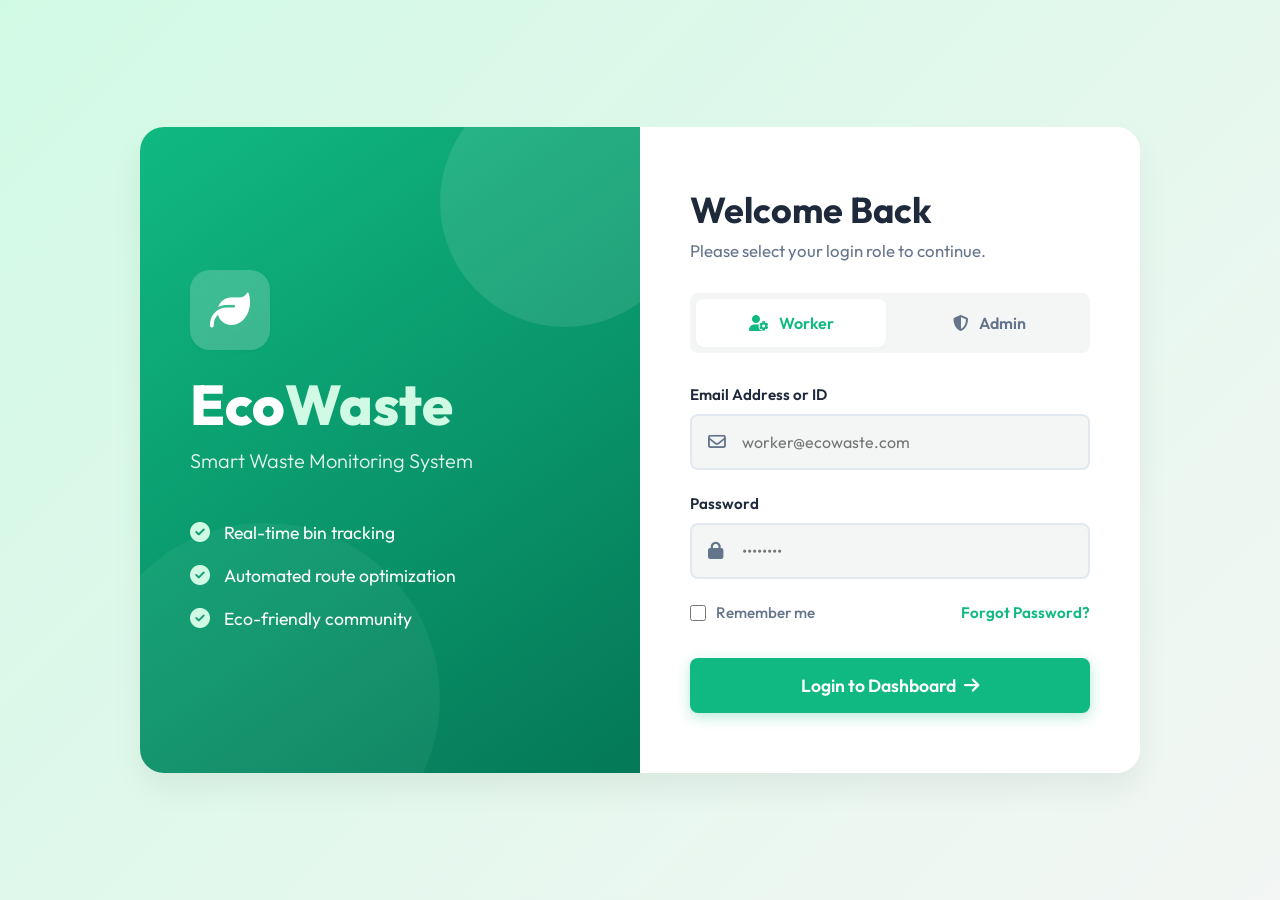
<file: login.html>
<!DOCTYPE html>
<html lang="en">

<head>
    <meta charset="UTF-8">
    <meta name="viewport" content="width=device-width, initial-scale=1.0">
    <title>EcoWaste - Login</title>
    <meta name="description" content="Login to EcoWaste Smart Monitoring System">
    <link href="https://fonts.googleapis.com/css2?family=Outfit:wght@300;400;500;600;700;800&display=swap"
        rel="stylesheet">
    <link rel="stylesheet" href="https://cdnjs.cloudflare.com/ajax/libs/font-awesome/6.4.0/css/all.min.css">
    <link rel="stylesheet" href="style.css">
    <link rel="stylesheet" href="login.css">
</head>

<body class="login-body">
    <div class="login-container">
        <!-- Left side: Branding -->
        <div class="login-brand">
            <div class="brand-content">
                <div class="brand-icon-large">
                    <i class="fa-solid fa-leaf"></i>
                </div>
                <h1>Eco<span>Waste</span></h1>
                <p>Smart Waste Monitoring System</p>
                <div class="brand-features">
                    <div class="feature"><i class="fa-solid fa-check-circle"></i> Real-time bin tracking</div>
                    <div class="feature"><i class="fa-solid fa-check-circle"></i> Automated route optimization</div>
                    <div class="feature"><i class="fa-solid fa-check-circle"></i> Eco-friendly community</div>
                </div>
            </div>
        </div>

        <!-- Right side: Login Form -->
        <div class="login-form-container">
            <div class="login-header">
                <h2>Welcome Back</h2>
                <p>Please select your login role to continue.</p>
            </div>

            <!-- Role Toggle -->
            <div class="role-toggle">
                <button type="button" class="role-btn active" id="btn-worker" onclick="switchRole('worker')">
                    <i class="fa-solid fa-user-gear"></i> Worker
                </button>
                <button type="button" class="role-btn" id="btn-admin" onclick="switchRole('admin')">
                    <i class="fa-solid fa-shield-halved"></i> Admin
                </button>
            </div>

            <!-- Login Form -->
            <form id="loginForm" onsubmit="handleLogin(event)">
                <div class="input-group">
                    <label for="username">Email Address or ID</label>
                    <div class="input-wrapper">
                        <i class="fa-regular fa-envelope"></i>
                        <input type="text" id="username" placeholder="worker@ecowaste.com" required>
                    </div>
                </div>
                <div class="input-group">
                    <label for="password">Password</label>
                    <div class="input-wrapper">
                        <i class="fa-solid fa-lock"></i>
                        <input type="password" id="password" placeholder="••••••••" required>
                    </div>
                </div>
                <div class="form-options">
                    <label class="remember-me">
                        <input type="checkbox"> Remember me
                    </label>
                    <a href="#" class="forgot-pass" onclick="handleForgotPassword()">Forgot Password?</a>
                </div>
                <!-- Error Message Container hidden by default -->
                <div id="error-message"
                    style="display: none; color: #ef4444; font-size: 0.9rem; margin-top: -15px; margin-bottom: 20px; font-weight: 500;">
                    <i class="fa-solid fa-circle-exclamation"></i> Email id and password does not match
                </div>
                <button type="submit" class="btn btn-primary login-submit-btn">
                    Login to Dashboard <i class="fa-solid fa-arrow-right"></i>
                </button>
            </form>
        </div>
    </div>

    <!-- Login Logic -->
    <script>
        let currentRole = 'worker';

        function switchRole(role) {
            currentRole = role;

            // Clear any error messages when switching tabs
            document.getElementById('error-message').style.display = 'none';

            // Update buttons visually
            document.getElementById('btn-worker').classList.toggle('active', role === 'worker');
            document.getElementById('btn-admin').classList.toggle('active', role === 'admin');

            // Update placeholders & subtle hints dynamically
            const usernameInput = document.getElementById('username');
            if (role === 'admin') {
                usernameInput.placeholder = 'admin@ecowaste.com';
            } else {
                usernameInput.placeholder = 'worker1@ecowaste.com';
            }
        }

        function handleForgotPassword() {
            alert('A password reset link has been sent to your registered email address.');
        }

        function handleLogin(e) {
            e.preventDefault(); // Prevent standard form submission

            const usernameInputValue = document.getElementById('username').value.trim();
            const passwordInputValue = document.getElementById('password').value.trim();
            const errorMessage = document.getElementById('error-message');
            const formBtn = document.querySelector('.login-submit-btn');

            errorMessage.style.display = 'none'; // Hide error initially

            // Pre-defined Confidential Credentials
            const adminCredentials = {
                id: 'admin@ecowaste.com',
                password: 'adminPassword123!'
            };

            const workerCredentials = {
                id: 'worker1@ecowaste.com', // Unique ID for worker 1
                password: 'Worker1Password!'
            };

            let isValid = false;

            if (currentRole === 'admin') {
                if (usernameInputValue === adminCredentials.id && passwordInputValue === adminCredentials.password) {
                    isValid = true;
                }
            } else if (currentRole === 'worker') {
                if (usernameInputValue === workerCredentials.id && passwordInputValue === workerCredentials.password) {
                    isValid = true;
                }
            }

            if (isValid) {
                formBtn.innerHTML = '<i class="fa-solid fa-spinner fa-spin"></i> Authenticating...';
                formBtn.disabled = true;

                // Simulate API logic delay
                setTimeout(() => {
                    if (currentRole === 'admin') {
                        window.location.href = 'index.html'; // Admin Dashboard
                    } else {
                        window.location.href = 'worker_dashboard.html'; // Worker Dashboard
                    }
                }, 1200);
            } else {
                // If wrong password or email, show exact requested message
                errorMessage.style.display = 'block';
            }
        }
    </script>
</body>

</html>
</file>
<file: style.css>
/* CSS Base & Reset */
:root {
    /* Main App Colors */
    --bg-color: #f3f6f4;
    --card-bg: #ffffff;
    --text-main: #1e293b;
    --text-muted: #64748b;
    --border-color: #e2e8f0;

    /* Theme Colors */
    --primary: #10b981;
    --primary-light: #d1fae5;
    --primary-hover: #059669;

    /* Waste Categories Colors */
    --plastic: #3b82f6;
    --plastic-light: #dbeafe;
    --organic: #10b981;
    --organic-light: #d1fae5;
    --paper: #f59e0b;
    --paper-light: #fef3c7;
    --unclassified: #6b7280;
    --unclassified-light: #f3f4f6;

    /* Shadows & Effects */
    --shadow-sm: 0 2px 4px rgba(0, 0, 0, 0.02);
    --shadow-md: 0 8px 16px rgba(0, 0, 0, 0.04);
    --shadow-lg: 0 16px 32px rgba(0, 0, 0, 0.06);
    --radius-sm: 8px;
    --radius-md: 16px;
    --radius-lg: 24px;

    /* Transitions */
    --transition: all 0.3s ease;
}

* {
    margin: 0;
    padding: 0;
    box-sizing: border-box;
}

body {
    font-family: 'Outfit', sans-serif;
    background-color: var(--bg-color);
    color: var(--text-main);
    overflow-x: hidden;
}

a {
    text-decoration: none;
    color: inherit;
}

ul {
    list-style: none;
}

/* App Layout Structure */
.app-container {
    display: flex;
    min-height: 100vh;
}

/* Sidebar Styling */
.sidebar {
    width: 260px;
    background: var(--card-bg);
    padding: 24px 20px;
    display: flex;
    flex-direction: column;
    border-right: 1px solid var(--border-color);
    position: fixed;
    height: 100vh;
    z-index: 10;
    box-shadow: var(--shadow-sm);
}

.brand {
    display: flex;
    align-items: center;
    gap: 12px;
    margin-bottom: 40px;
}

.brand-icon {
    width: 40px;
    height: 40px;
    background: var(--primary-light);
    color: var(--primary);
    border-radius: 12px;
    display: flex;
    align-items: center;
    justify-content: center;
    font-size: 1.25rem;
}

.brand h2 {
    font-size: 1.5rem;
    font-weight: 700;
}

.brand span {
    color: var(--primary);
}

.nav-menu {
    flex: 1;
    display: flex;
    flex-direction: column;
    gap: 8px;
}

.nav-item a {
    display: flex;
    align-items: center;
    gap: 14px;
    padding: 12px 16px;
    border-radius: var(--radius-sm);
    color: var(--text-muted);
    font-weight: 500;
    transition: var(--transition);
}

.nav-item a i {
    font-size: 1.1rem;
    width: 20px;
    text-align: center;
}

.nav-item:hover a {
    background: var(--bg-color);
    color: var(--primary);
}

.nav-item.active a {
    background: var(--primary);
    color: white;
    box-shadow: 0 4px 12px rgba(16, 185, 129, 0.2);
}

.user-profile {
    display: flex;
    align-items: center;
    gap: 12px;
    padding: 16px;
    background: var(--bg-color);
    border-radius: var(--radius-md);
    margin-top: auto;
}

.avatar {
    width: 44px;
    height: 44px;
    border-radius: 50%;
}

.user-info .name {
    font-weight: 600;
    font-size: 0.95rem;
}

.user-info .role {
    font-size: 0.8rem;
    color: var(--text-muted);
}

/* Main Content Area */
.main-content {
    flex: 1;
    margin-left: 260px;
    padding: 32px 40px;
    display: flex;
    flex-direction: column;
    gap: 32px;
}

/* Header */
.top-header {
    display: flex;
    justify-content: space-between;
    align-items: center;
}

.greeting h1 {
    font-size: 2rem;
    font-weight: 700;
    margin-bottom: 4px;
}

.greeting p {
    color: var(--text-muted);
    font-size: 0.95rem;
}

.header-actions {
    display: flex;
    align-items: center;
    gap: 16px;
}

.search-bar {
    background: var(--card-bg);
    display: flex;
    align-items: center;
    gap: 10px;
    padding: 12px 20px;
    border-radius: 30px;
    border: 1px solid var(--border-color);
    width: 300px;
}

.search-bar i {
    color: var(--text-muted);
}

.search-bar input {
    border: none;
    outline: none;
    background: transparent;
    width: 100%;
    font-family: 'Outfit', sans-serif;
    color: var(--text-main);
}

.icon-btn {
    width: 48px;
    height: 48px;
    border-radius: 50%;
    border: 1px solid var(--border-color);
    background: var(--card-bg);
    color: var(--text-muted);
    display: flex;
    align-items: center;
    justify-content: center;
    font-size: 1.25rem;
    cursor: pointer;
    transition: var(--transition);
    position: relative;
}

.icon-btn:hover {
    background: var(--bg-color);
    color: var(--primary);
}

.icon-btn.unread::after {
    content: '';
    position: absolute;
    top: 14px;
    right: 14px;
    width: 8px;
    height: 8px;
    background: #ef4444;
    border-radius: 50%;
    border: 2px solid white;
}

/* Dashboard Grid Layout */
.dashboard-grid {
    display: grid;
    grid-template-columns: 1fr 350px;
    gap: 32px;
}

/* Section Common Styles */
.section-header {
    display: flex;
    justify-content: space-between;
    align-items: center;
    margin-bottom: 24px;
}

.section-header h2 {
    font-size: 1.25rem;
    font-weight: 600;
}

.filter-tabs {
    display: flex;
    background: var(--card-bg);
    padding: 4px;
    border-radius: parseInt(var(--radius-sm)) + 2px;
    border: 1px solid var(--border-color);
}

.filter-tabs .tab {
    padding: 6px 16px;
    border-radius: var(--radius-sm);
    font-size: 0.85rem;
    font-weight: 500;
    cursor: pointer;
    color: var(--text-muted);
    transition: var(--transition);
}

.filter-tabs .tab.active {
    background: var(--primary);
    color: white;
}

/* Bins Grid */
.cards-grid {
    display: grid;
    grid-template-columns: repeat(2, 1fr);
    gap: 24px;
}

/* Bin Card */
.bin-card {
    background: var(--card-bg);
    border-radius: var(--radius-md);
    padding: 24px;
    box-shadow: var(--shadow-sm);
    transition: var(--transition);
    border: 1px solid var(--border-color);
    position: relative;
    overflow: hidden;
}

.bin-card:hover {
    box-shadow: var(--shadow-lg);
    transform: translateY(-4px);
}

.bin-card::before {
    content: '';
    position: absolute;
    top: 0;
    left: 0;
    width: 100%;
    height: 4px;
}

.bin-card.plastic::before {
    background: var(--plastic);
}

.bin-card.organic::before {
    background: var(--organic);
}

.bin-card.paper::before {
    background: var(--paper);
}

.bin-card.unclassified::before {
    background: var(--unclassified);
}

.card-header {
    display: flex;
    justify-content: space-between;
    align-items: flex-start;
    margin-bottom: 24px;
}

.bin-info {
    display: flex;
    gap: 16px;
    align-items: center;
}

.icon-wrapper {
    width: 52px;
    height: 52px;
    border-radius: 14px;
    display: flex;
    align-items: center;
    justify-content: center;
    font-size: 1.5rem;
}

/* Icon thematic colors */
.plastic .icon-wrapper {
    background: var(--plastic-light);
    color: var(--plastic);
}

.organic .icon-wrapper {
    background: var(--organic-light);
    color: var(--organic);
}

.paper .icon-wrapper {
    background: var(--paper-light);
    color: var(--paper);
}

.unclassified .icon-wrapper {
    background: var(--unclassified-light);
    color: var(--unclassified);
}

.bin-info h3 {
    font-size: 1.15rem;
    font-weight: 600;
    margin-bottom: 4px;
}



/* Status Badges */
.status-badge {
    padding: 6px 12px;
    border-radius: 20px;
    font-size: 0.75rem;
    font-weight: 600;
    text-transform: uppercase;
    letter-spacing: 0.5px;
}

.status-badge.empty {
    background: var(--organic-light);
    color: var(--organic);
}

.status-badge.medium {
    background: var(--paper-light);
    color: #d97706;
}

.status-badge.full {
    background: #fee2e2;
    color: #dc2626;
}

.status-badge.claimed {
    background: var(--unclassified-light);
    color: var(--text-muted);
}

/* Progress Bar */
.fill-level {
    margin-bottom: 24px;
}

.fill-header {
    display: flex;
    justify-content: space-between;
    font-size: 0.9rem;
    font-weight: 500;
    margin-bottom: 8px;
}

.progress-bar {
    width: 100%;
    height: 8px;
    background: var(--border-color);
    border-radius: 10px;
    overflow: hidden;
}

.progress {
    height: 100%;
    border-radius: 10px;
    transition: width 1s ease-in-out;
}

.plastic .progress {
    background: var(--plastic);
}

.organic .progress {
    background: var(--organic);
}

.paper .progress {
    background: var(--paper);
}

.unclassified .progress {
    background: var(--unclassified);
}

/* Buttons */
.card-actions {
    display: flex;
    gap: 12px;
}

.btn {
    flex: 1;
    padding: 10px;
    border-radius: var(--radius-sm);
    font-family: inherit;
    font-weight: 500;
    font-size: 0.9rem;
    cursor: pointer;
    display: flex;
    align-items: center;
    justify-content: center;
    gap: 8px;
    transition: var(--transition);
}

.btn-outline {
    background: transparent;
    border: 1px solid var(--border-color);
    color: var(--text-main);
}

.btn-outline:hover:not(:disabled) {
    background: var(--bg-color);
}

.btn-primary {
    border: none;
    color: white;
}

.btn-primary:hover {
    opacity: 0.9;
    box-shadow: 0 4px 12px rgba(0, 0, 0, 0.1);
}

.btn:disabled {
    opacity: 0.6;
    cursor: not-allowed;
    background: var(--bg-color);
}

.bg-plastic {
    background: var(--plastic);
}

.bg-organic {
    background: var(--organic);
}

.bg-paper {
    background: var(--paper);
}

.bg-unclassified {
    background: var(--unclassified);
}

/* Common Helper Classes */
.text-plastic {
    color: var(--plastic);
}

.text-organic {
    color: var(--organic);
}

.text-paper {
    color: var(--paper);
}

.text-unclassified {
    color: var(--unclassified);
}

/* Right Column Widgets Section */
.side-widgets {
    display: flex;
    flex-direction: column;
    gap: 24px;
}

.widget {
    background: var(--card-bg);
    border-radius: var(--radius-md);
    padding: 24px;
    box-shadow: var(--shadow-sm);
    border: 1px solid var(--border-color);
}

.widget-header {
    display: flex;
    justify-content: space-between;
    align-items: center;
    margin-bottom: 20px;
}

.widget-header h3 {
    font-size: 1.15rem;
    font-weight: 600;
}

.view-all {
    font-size: 0.85rem;
    color: var(--primary);
    font-weight: 500;
}

/* Worker Points */
.points-card {
    display: flex;
    align-items: center;
    gap: 20px;
    background: linear-gradient(135deg, var(--card-bg) 0%, var(--primary-light) 100%);
    padding: 20px;
    border-radius: var(--radius-sm);
    border: 1px solid rgba(16, 185, 129, 0.2);
}

.trophy-icon {
    width: 48px;
    height: 48px;
    background: white;
    color: var(--paper);
    border-radius: 50%;
    display: flex;
    align-items: center;
    justify-content: center;
    font-size: 1.5rem;
    box-shadow: 0 4px 10px rgba(0, 0, 0, 0.05);
}

.points-info h4 {
    color: var(--text-muted);
    font-size: 0.85rem;
    font-weight: 500;
    margin-bottom: 4px;
}

.score {
    display: flex;
    align-items: baseline;
    gap: 12px;
}

.score .number {
    font-size: 1.8rem;
    font-weight: 700;
    color: var(--text-main);
}

.trend {
    font-size: 0.8rem;
    font-weight: 600;
    display: flex;
    align-items: center;
    gap: 4px;
}

.trend.up {
    color: var(--primary);
}

/* History Widget */
.history-list {
    display: flex;
    flex-direction: column;
    gap: 16px;
}

.history-list li {
    display: flex;
    align-items: center;
    gap: 16px;
    padding-bottom: 16px;
    border-bottom: 1px solid var(--border-color);
}

.history-list li:last-child {
    border-bottom: none;
    padding-bottom: 0;
}

.history-icon {
    width: 40px;
    height: 40px;
    border-radius: 10px;
    display: flex;
    align-items: center;
    justify-content: center;
    font-size: 1.2rem;
}

.bg-organic-light {
    background: var(--organic-light);
}

.bg-plastic-light {
    background: var(--plastic-light);
}

.bg-paper-light {
    background: var(--paper-light);
}

.history-details {
    flex: 1;
}

.history-details .title {
    font-size: 0.95rem;
    font-weight: 500;
    margin-bottom: 2px;
}

.history-details .time {
    font-size: 0.75rem;
    color: var(--text-muted);
}

.points {
    font-weight: 600;
    color: var(--primary);
    font-size: 0.9rem;
}

/* Notification Dropdown */
.notifications-dropdown {
    position: absolute;
    top: 60px;
    right: 0;
    width: 320px;
    background: var(--card-bg);
    border: 1px solid var(--border-color);
    box-shadow: var(--shadow-lg);
    border-radius: var(--radius-md);
    z-index: 100;
    opacity: 0;
    visibility: hidden;
    transform: translateY(-10px);
    transition: all 0.3s ease;
}

.notifications-dropdown.show {
    opacity: 1;
    visibility: visible;
    transform: translateY(0);
}

.dropdown-header {
    display: flex;
    justify-content: space-between;
    align-items: center;
    padding: 16px;
    border-bottom: 1px solid var(--border-color);
}

.dropdown-header h3 {
    font-size: 1rem;
    font-weight: 600;
}

.dropdown-body {
    padding: 16px;
    max-height: 300px;
    overflow-y: auto;
}

/* Notifications Badge */
.badge {
    background: #ef4444;
    color: white;
    padding: 4px 10px;
    border-radius: 20px;
    font-size: 0.75rem;
    font-weight: 600;
}

.alert-card {
    display: flex;
    gap: 16px;
    padding: 16px;
    border-radius: var(--radius-sm);
    margin-bottom: 12px;
}

.alert-card:last-child {
    margin-bottom: 0;
}

.alert-card.critical {
    background: #fef2f2;
    border: 1px solid #fecaca;
}

.alert-card.info {
    background: #f0fdf4;
    border: 1px solid #bbf7d0;
}

.alert-icon {
    font-size: 1.25rem;
}

.critical .alert-icon {
    color: #dc2626;
}

.info .alert-icon {
    color: #16a34a;
}

.alert-content h4 {
    font-size: 0.95rem;
    font-weight: 600;
    color: var(--text-main);
    margin-bottom: 4px;
}

.alert-content p {
    font-size: 0.85rem;
    color: var(--text-muted);
    line-height: 1.4;
}

/* Responsive Design */
@media (max-width: 1200px) {
    .dashboard-grid {
        grid-template-columns: 1fr;
    }
}

@media (max-width: 992px) {
    .sidebar {
        width: 80px;
        padding: 24px 12px;
    }

    .brand h2,
    .nav-item a span,
    .user-info {
        display: none;
    }

    .main-content {
        margin-left: 80px;
        padding: 24px;
    }

    .cards-grid {
        grid-template-columns: 1fr;
    }
}

@media (max-width: 600px) {
    .top-header {
        flex-direction: column;
        align-items: flex-start;
        gap: 16px;
    }

    .search-bar {
        width: 100%;
    }

    .main-content {
        padding: 16px;
    }
}

/* Analytics Page Styles */
.analytics-grid {
    display: flex;
    flex-direction: column;
    gap: 24px;
}

.stats-row {
    display: grid;
    grid-template-columns: repeat(3, 1fr);
    gap: 24px;
}

.stat-card {
    background: var(--card-bg);
    border-radius: var(--radius-md);
    padding: 24px;
    display: flex;
    align-items: center;
    gap: 20px;
    box-shadow: var(--shadow-sm);
    border: 1px solid var(--border-color);
    transition: var(--transition);
}

.stat-card:hover {
    transform: translateY(-4px);
    box-shadow: var(--shadow-md);
}

.stat-icon {
    width: 64px;
    height: 64px;
    border-radius: var(--radius-sm);
    display: flex;
    align-items: center;
    justify-content: center;
    font-size: 1.8rem;
}

.stat-details h3 {
    font-size: 1.8rem;
    font-weight: 700;
    color: var(--text-main);
    margin-bottom: 4px;
}

.stat-details p {
    color: var(--text-muted);
    font-size: 0.9rem;
    font-weight: 500;
}

.charts-row {
    display: grid;
    grid-template-columns: 2fr 1fr;
    gap: 24px;
}

.chart-card {
    background: var(--card-bg);
    border-radius: var(--radius-md);
    padding: 24px;
    box-shadow: var(--shadow-sm);
    border: 1px solid var(--border-color);
}

.chart-container {
    position: relative;
    height: 300px;
    width: 100%;
}

.composition-container {
    height: 300px;
    display: flex;
    justify-content: center;
    align-items: center;
}

.chart-filter {
    padding: 6px 12px;
    border-radius: var(--radius-sm);
    border: 1px solid var(--border-color);
    font-family: inherit;
    font-size: 0.85rem;
    color: var(--text-muted);
    background: var(--bg-color);
    cursor: pointer;
    outline: none;
}

@media (max-width: 992px) {
    .charts-row {
        grid-template-columns: 1fr;
    }
}

@media (max-width: 768px) {
    .stats-row {
        grid-template-columns: 1fr;
    }
}

/* Workers Page Styles */
.workers-layout {
    display: grid;
    grid-template-columns: 1fr 350px;
    gap: 32px;
}

.roster-section {
    background: var(--card-bg);
    border-radius: var(--radius-md);
    padding: 24px;
    box-shadow: var(--shadow-sm);
    border: 1px solid var(--border-color);
}

.worker-table-container {
    overflow-x: auto;
}

.worker-table {
    width: 100%;
    border-collapse: collapse;
}

.worker-table th,
.worker-table td {
    padding: 16px;
    text-align: left;
    border-bottom: 1px solid var(--border-color);
}

.worker-table th {
    font-size: 0.85rem;
    font-weight: 600;
    color: var(--text-muted);
    text-transform: uppercase;
}

.worker-table tbody tr:last-child td {
    border-bottom: none;
}

.worker-table tbody tr:hover {
    background-color: var(--bg-color);
}

.table-user {
    display: flex;
    align-items: center;
    gap: 12px;
}

.avatar-sm {
    width: 36px;
    height: 36px;
    border-radius: 50%;
}

.table-user h4 {
    font-size: 0.95rem;
    font-weight: 600;
}

.table-user span {
    font-size: 0.8rem;
    color: var(--text-muted);
}

.active-status {
    background: var(--organic-light);
    color: var(--organic);
}

.break-status {
    background: var(--paper-light);
    color: var(--paper);
}

.offline-status {
    background: var(--unclassified-light);
    color: var(--text-muted);
}

.action-btn {
    background: transparent;
    border: none;
    color: var(--text-muted);
    font-size: 1.1rem;
    cursor: pointer;
    margin-right: 8px;
    transition: var(--transition);
}

.action-btn:hover {
    color: var(--primary);
}

.action-btn.delete:hover {
    color: #ef4444;
}

/* Gamification Podium */
.podium {
    display: flex;
    justify-content: center;
    align-items: flex-end;
    gap: 16px;
    margin-bottom: 32px;
    margin-top: 24px;
}

.podium-place {
    display: flex;
    flex-direction: column;
    align-items: center;
    position: relative;
}

.avatar-lg {
    width: 72px;
    height: 72px;
    border-radius: 50%;
    border: 3px solid var(--primary);
}

.avatar-md {
    width: 56px;
    height: 56px;
    border-radius: 50%;
    border: 2px solid var(--border-color);
}

.rank-badge {
    position: absolute;
    width: 24px;
    height: 24px;
    border-radius: 50%;
    display: flex;
    align-items: center;
    justify-content: center;
    font-size: 0.8rem;
    font-weight: 700;
    color: white;
    bottom: 40px;
    right: -4px;
}

.first .rank-badge {
    bottom: 44px;
    right: 0;
}

.gold {
    background: #fbbf24;
}

.silver {
    background: #94a3b8;
}

.bronze {
    background: #b45309;
}

.crown-icon {
    position: absolute;
    top: -20px;
    color: #fbbf24;
    font-size: 1.5rem;
}

.podium-place h4 {
    margin-top: 12px;
    font-size: 0.9rem;
    font-weight: 600;
}

.podium-place p {
    font-size: 0.8rem;
    color: var(--primary);
    font-weight: 700;
}

.first h4 {
    font-size: 1.05rem;
}

.leaderboard-list {
    display: flex;
    flex-direction: column;
    gap: 12px;
}

.leaderboard-list li {
    display: flex;
    align-items: center;
    gap: 12px;
    padding: 12px;
    border-radius: var(--radius-sm);
    background: var(--bg-color);
}

.rank-num {
    font-weight: 700;
    color: var(--text-muted);
    font-size: 0.9rem;
    width: 16px;
    text-align: center;
}

.avatar-xs {
    width: 32px;
    height: 32px;
    border-radius: 50%;
}

.lb-details {
    flex: 1;
}

.lb-details .name {
    font-size: 0.9rem;
    font-weight: 600;
}

.lb-points {
    font-weight: 700;
    color: var(--primary);
    font-size: 0.95rem;
}

@media (max-width: 1200px) {
    .workers-layout {
        grid-template-columns: 1fr;
    }
}

/* History Page Styles */
.history-page-layout {
    display: flex;
    flex-direction: column;
}

.history-table-section {
    background: var(--card-bg);
    border-radius: var(--radius-md);
    padding: 24px;
    box-shadow: var(--shadow-sm);
    border: 1px solid var(--border-color);
}

.history-table th:first-child {
    width: 140px;
}

.table-date h4 {
    font-size: 0.95rem;
    font-weight: 600;
}

.table-date span {
    font-size: 0.8rem;
    color: var(--text-muted);
}

.bin-type-label {
    display: inline-flex;
    align-items: center;
    gap: 8px;
    padding: 6px 12px;
    border-radius: var(--radius-sm);
    font-size: 0.85rem;
    font-weight: 600;
}

.bin-type-label.organic {
    background: var(--organic-light);
    color: var(--organic);
}

.bin-type-label.plastic {
    background: var(--plastic-light);
    color: var(--plastic);
}

.bin-type-label.paper {
    background: var(--paper-light);
    color: var(--paper);
}

.bin-type-label.unclassified {
    background: var(--unclassified-light);
    color: var(--text-muted);
}

.pagination {
    display: flex;
    justify-content: space-between;
    align-items: center;
    margin-top: 24px;
    padding-top: 24px;
    border-top: 1px solid var(--border-color);
}

.page-info {
    font-size: 0.9rem;
    color: var(--text-muted);
    font-weight: 500;
}

/* Modal Styles */
.modal-overlay {
    position: fixed;
    top: 0;
    left: 0;
    width: 100%;
    height: 100%;
    background: rgba(0, 0, 0, 0.4);
    z-index: 999;
    display: flex;
    justify-content: center;
    align-items: center;
    opacity: 0;
    visibility: hidden;
    backdrop-filter: blur(3px);
    transition: all 0.3s ease;
}

.modal-overlay.show {
    opacity: 1;
    visibility: visible;
}

.modal-content {
    background: var(--card-bg);
    width: 90%;
    max-width: 600px;
    border-radius: var(--radius-md);
    box-shadow: var(--shadow-lg);
    border: 1px solid var(--border-color);
    transform: scale(0.95) translateY(20px);
    transition: all 0.3s ease;
}

.modal-overlay.show .modal-content {
    transform: scale(1) translateY(0);
}

.modal-header {
    display: flex;
    justify-content: space-between;
    align-items: center;
    padding: 20px 24px;
    border-bottom: 1px solid var(--border-color);
}

.modal-header h2 {
    font-size: 1.25rem;
    font-weight: 700;
    margin: 0;
}

.close-modal {
    background: transparent;
    border: none;
    font-size: 1.25rem;
    color: var(--text-muted);
    cursor: pointer;
    transition: color 0.2s ease;
}

.close-modal:hover {
    color: var(--text-main);
}

.modal-body {
    padding: 24px;
}
</file>
<file: login.css>
/* --- LOGIN PAGE SPECIFIC STYLES --- */

.login-body {
    background: linear-gradient(135deg, var(--primary-light) 0%, var(--bg-color) 100%);
    display: flex;
    align-items: center;
    justify-content: center;
    padding: 20px;
    min-height: 100vh;
}

.login-container {
    background: var(--card-bg);
    border-radius: var(--radius-lg);
    box-shadow: var(--shadow-lg);
    display: flex;
    width: 100%;
    max-width: 1000px;
    min-height: 600px;
    overflow: hidden;
}

.login-brand {
    flex: 1;
    background: linear-gradient(145deg, var(--primary) 0%, #047857 100%);
    color: white;
    padding: 60px 50px;
    display: flex;
    flex-direction: column;
    justify-content: center;
    position: relative;
    overflow: hidden;
}

.login-brand::before {
    content: '';
    position: absolute;
    top: -50px;
    right: -50px;
    width: 250px;
    height: 250px;
    background: rgba(255, 255, 255, 0.1);
    border-radius: 50%;
}

.login-brand::after {
    content: '';
    position: absolute;
    bottom: -100px;
    left: -50px;
    width: 350px;
    height: 350px;
    background: rgba(255, 255, 255, 0.05);
    border-radius: 50%;
}

.brand-content {
    position: relative;
    z-index: 1;
}

.brand-icon-large {
    width: 80px;
    height: 80px;
    background: rgba(255, 255, 255, 0.2);
    border-radius: 20px;
    display: flex;
    align-items: center;
    justify-content: center;
    font-size: 2.5rem;
    margin-bottom: 24px;
    backdrop-filter: blur(10px);
    box-shadow: var(--shadow-sm);
}

.brand-content h1 {
    font-size: 3.5rem;
    font-weight: 800;
    margin-bottom: 12px;
    line-height: 1.1;
}

.brand-content h1 span {
    color: var(--primary-light);
}

.brand-content p {
    font-size: 1.25rem;
    font-weight: 300;
    opacity: 0.9;
    margin-bottom: 48px;
}

.brand-features {
    display: flex;
    flex-direction: column;
    gap: 20px;
}

.feature {
    display: flex;
    align-items: center;
    gap: 14px;
    font-size: 1.1rem;
    font-weight: 400;
}

.feature i {
    color: var(--primary-light);
    font-size: 1.25rem;
}

.login-form-container {
    flex: 1;
    padding: 60px 50px;
    display: flex;
    flex-direction: column;
    justify-content: center;
    background: var(--card-bg);
}

.login-header {
    margin-bottom: 32px;
}

.login-header h2 {
    font-size: 2.25rem;
    font-weight: 700;
    color: var(--text-main);
    margin-bottom: 8px;
}

.login-header p {
    color: var(--text-muted);
    font-size: 1.05rem;
}

.role-toggle {
    display: flex;
    background: var(--bg-color);
    padding: 6px;
    border-radius: var(--radius-sm);
    margin-bottom: 32px;
    gap: 8px;
}

.role-btn {
    flex: 1;
    padding: 14px;
    border: none;
    background: transparent;
    border-radius: var(--radius-sm);
    font-family: inherit;
    font-size: 1rem;
    font-weight: 600;
    color: var(--text-muted);
    cursor: pointer;
    transition: var(--transition);
    display: flex;
    align-items: center;
    justify-content: center;
    gap: 10px;
}

.role-btn:hover {
    color: var(--text-main);
}

.role-btn.active {
    background: var(--card-bg);
    color: var(--primary);
    box-shadow: var(--shadow-sm);
}

.input-group {
    margin-bottom: 24px;
}

.input-group label {
    display: block;
    font-size: 0.95rem;
    font-weight: 600;
    color: var(--text-main);
    margin-bottom: 10px;
}

.input-wrapper {
    position: relative;
    display: flex;
    align-items: center;
}

.input-wrapper i {
    position: absolute;
    left: 18px;
    color: var(--text-muted);
    font-size: 1.1rem;
}

.input-wrapper input {
    width: 100%;
    padding: 16px 20px 16px 50px;
    border: 2px solid var(--border-color);
    border-radius: var(--radius-sm);
    font-family: inherit;
    font-size: 1rem;
    color: var(--text-main);
    transition: var(--transition);
    background: var(--bg-color);
}

.input-wrapper input:focus {
    outline: none;
    border-color: var(--primary);
    background: var(--card-bg);
    box-shadow: 0 0 0 4px rgba(16, 185, 129, 0.1);
}

.form-options {
    display: flex;
    justify-content: space-between;
    align-items: center;
    margin-bottom: 36px;
}

.remember-me {
    display: flex;
    align-items: center;
    gap: 10px;
    font-size: 0.95rem;
    color: var(--text-muted);
    cursor: pointer;
    font-weight: 500;
}

.remember-me input {
    accent-color: var(--primary);
    width: 16px;
    height: 16px;
    cursor: pointer;
}

.forgot-pass {
    font-size: 0.95rem;
    font-weight: 600;
    color: var(--primary);
}

.forgot-pass:hover {
    text-decoration: underline;
}

.login-submit-btn {
    width: 100%;
    padding: 16px;
    font-size: 1.1rem;
    font-weight: 600;
    background: var(--primary);
    box-shadow: 0 4px 14px rgba(16, 185, 129, 0.3);
}

.login-submit-btn i {
    font-size: 1.1rem;
}

/* Responsive constraints */
@media (max-width: 900px) {
    .login-container {
        flex-direction: column;
        max-width: 500px;
    }

    .login-brand {
        padding: 40px 30px;
        text-align: center;
        align-items: center;
        min-height: 250px;
    }

    .brand-content h1 {
        font-size: 2.5rem;
    }

    .brand-content p {
        margin-bottom: 0;
    }

    .brand-features {
        display: none;
    }

    .login-form-container {
        padding: 40px 30px;
    }
}
</file>
